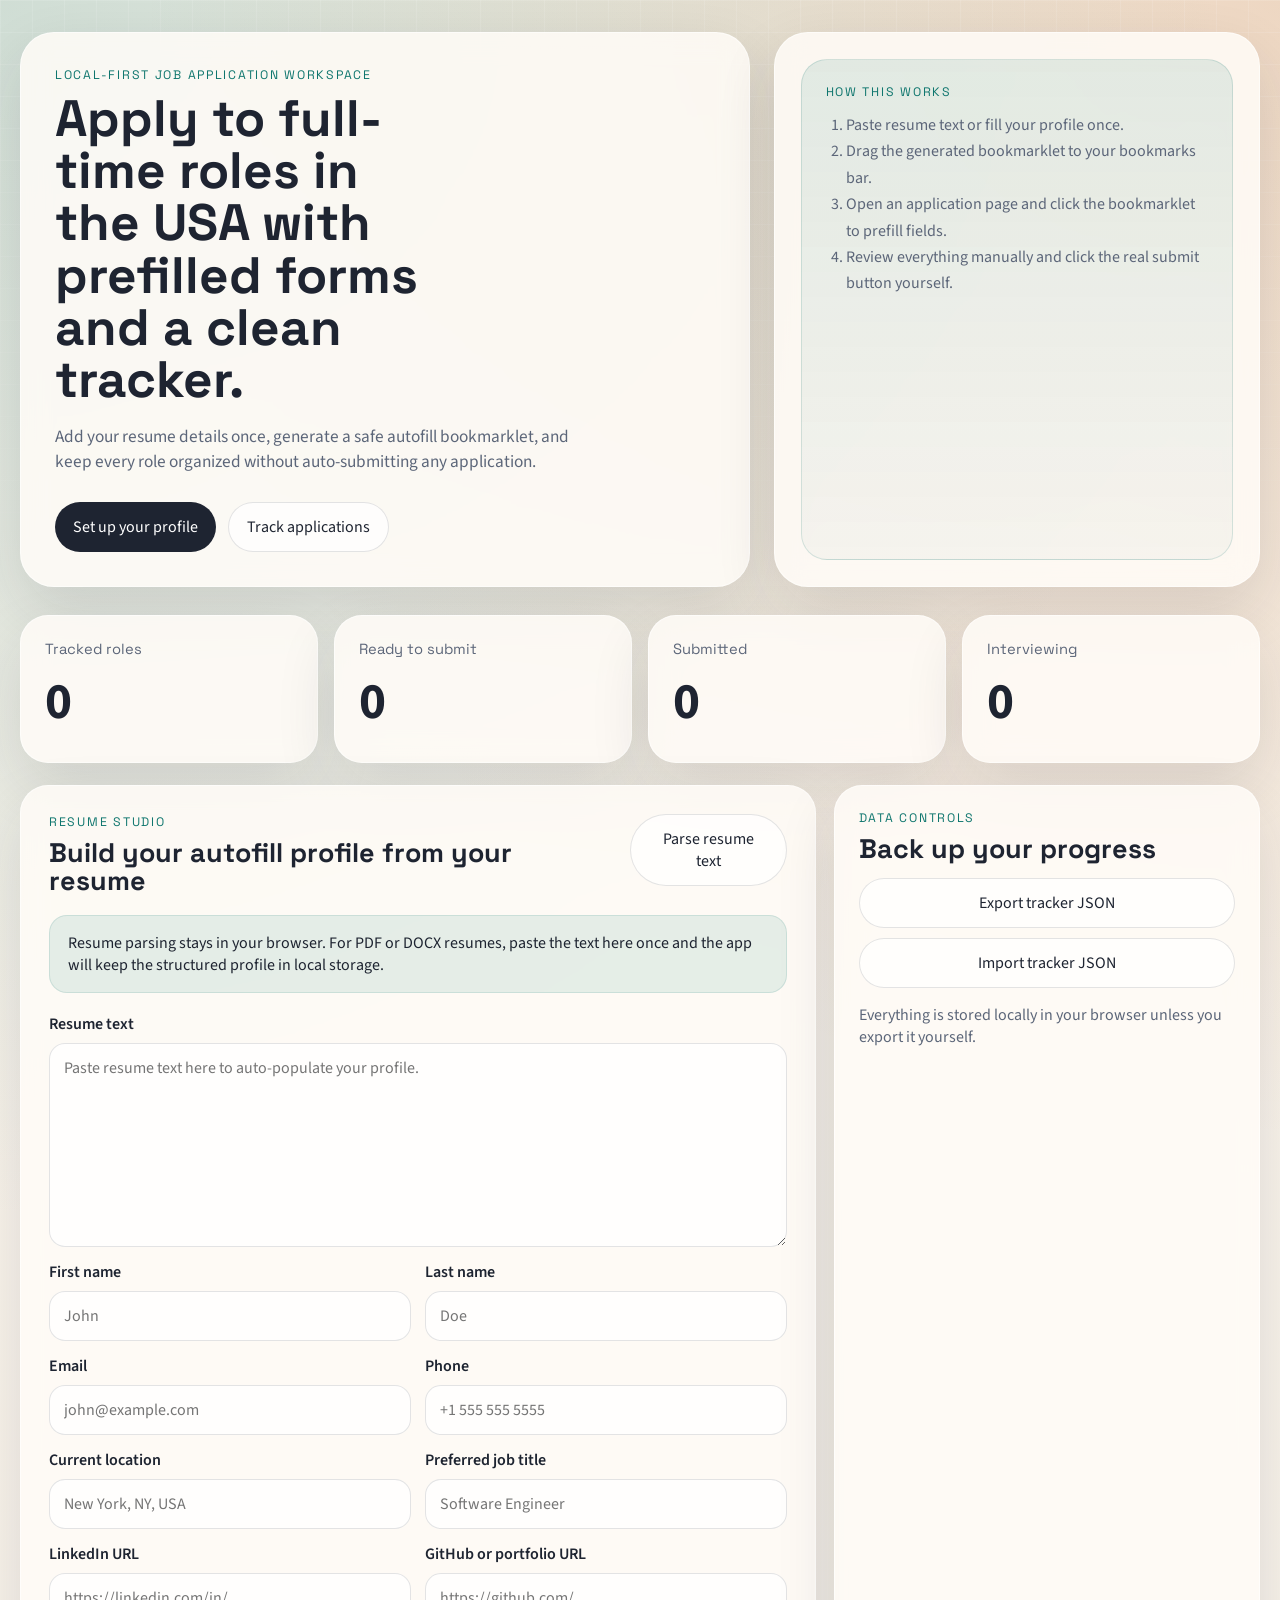
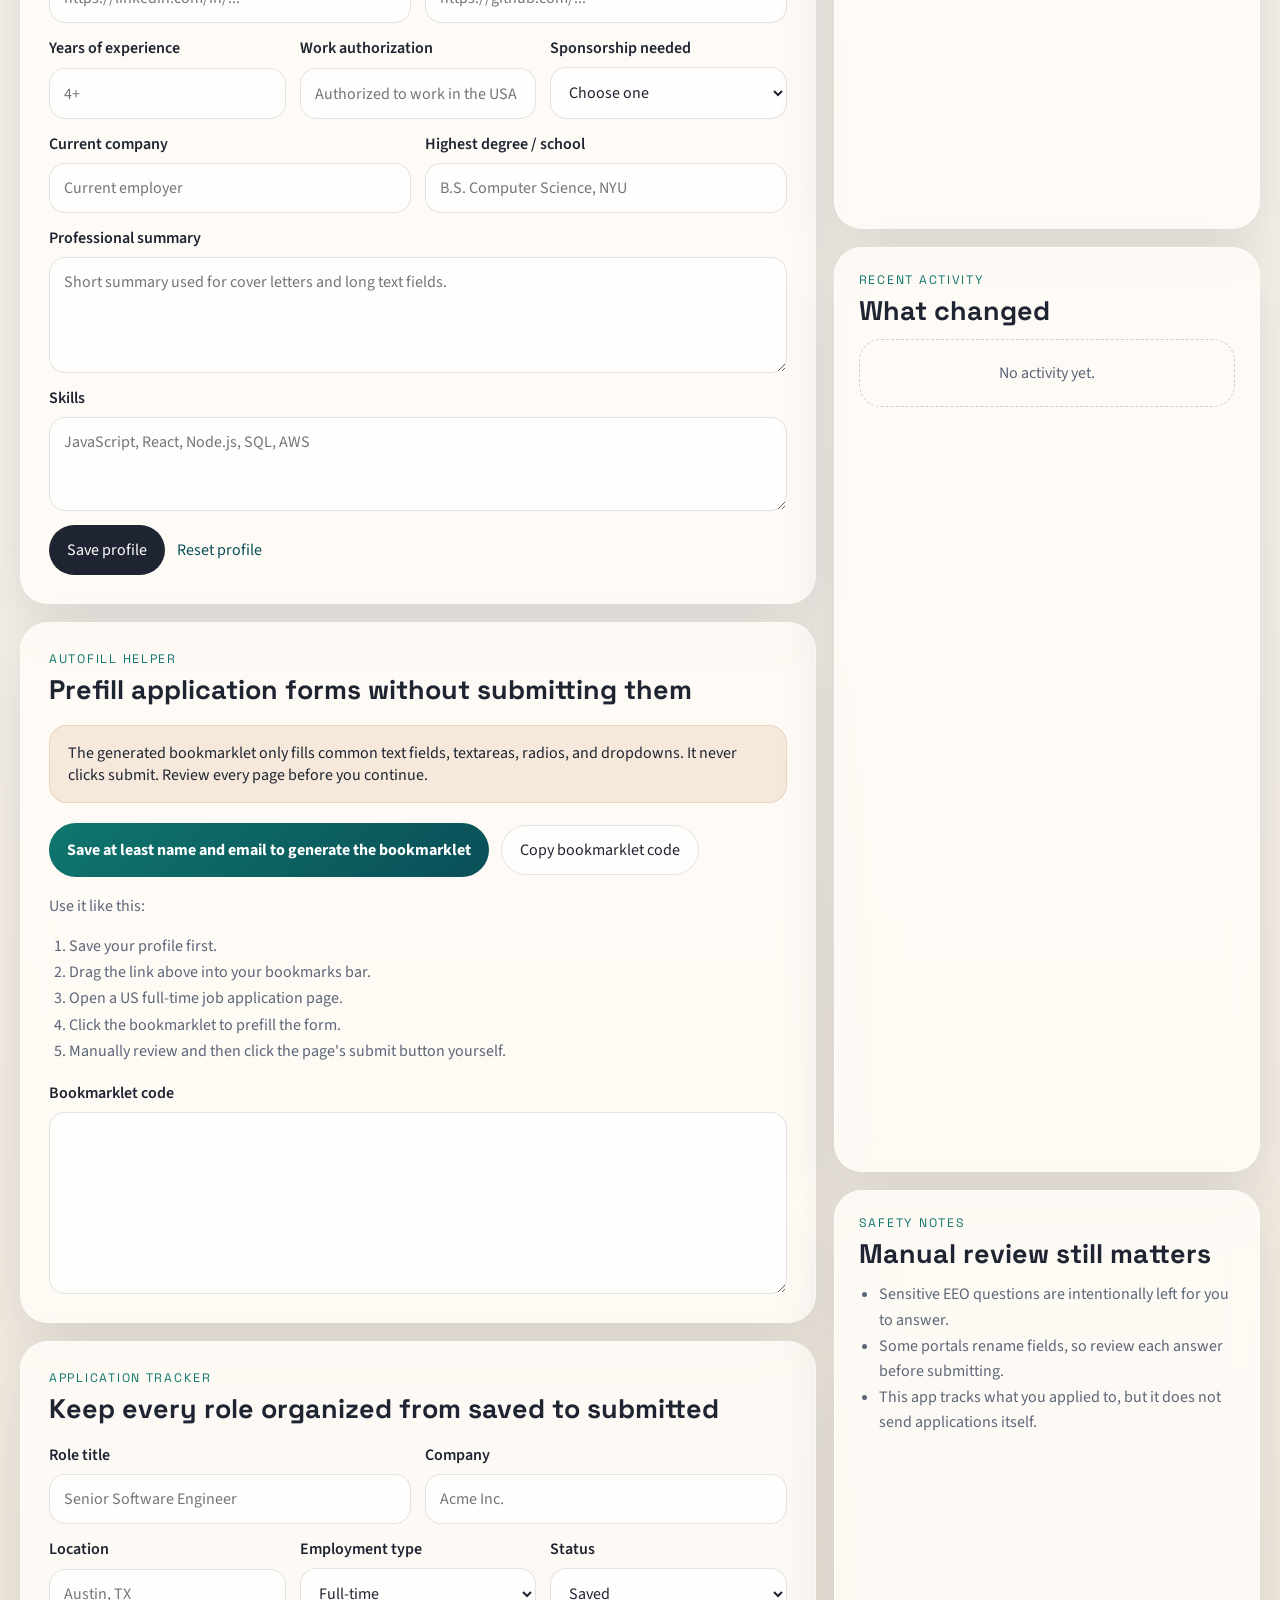
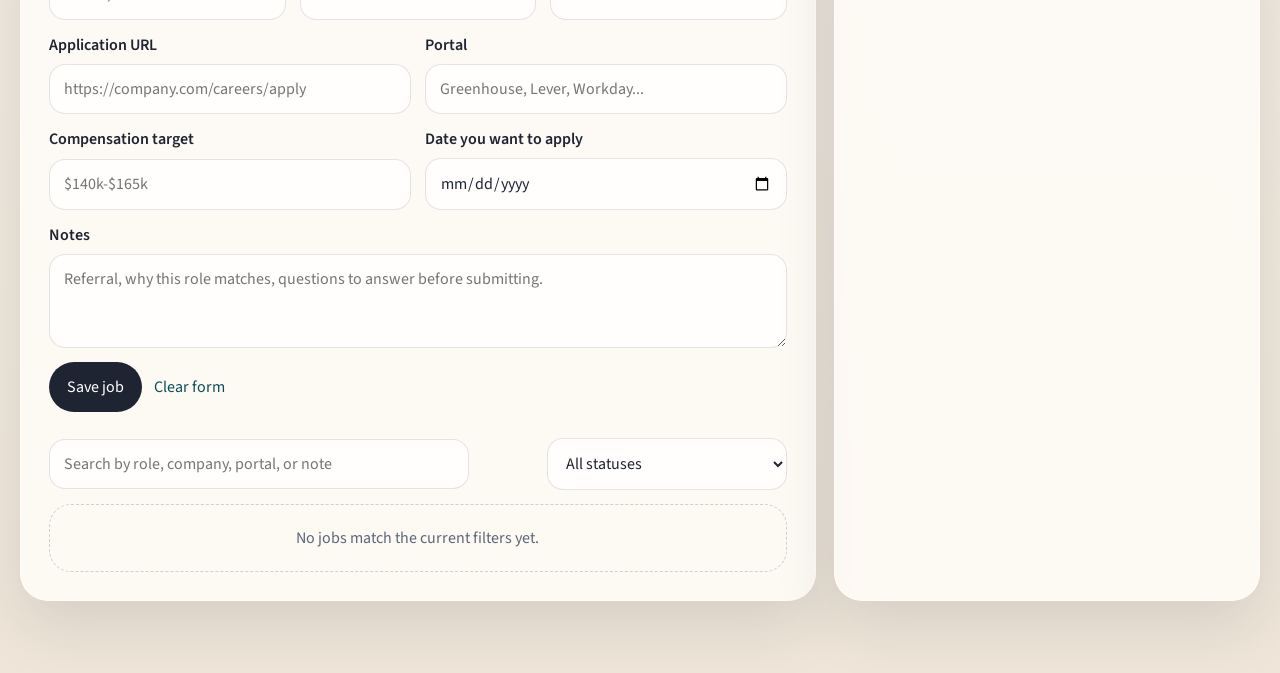
<file: index.html>
<!DOCTYPE html>
<html lang="en">
  <head>
    <meta charset="UTF-8" />
    <meta name="viewport" content="width=device-width, initial-scale=1.0" />
    <title>ApplyPilot</title>
    <link rel="preconnect" href="https://fonts.googleapis.com" />
    <link rel="preconnect" href="https://fonts.gstatic.com" crossorigin />
    <link
      href="https://fonts.googleapis.com/css2?family=Space+Grotesk:wght@400;500;700&family=Source+Sans+3:wght@400;600;700&display=swap"
      rel="stylesheet"
    />
    <link rel="stylesheet" href="./styles.css" />
  </head>
  <body>
    <div class="page-shell">
      <header class="hero">
        <div class="hero-copy">
          <p class="eyebrow">Local-first job application workspace</p>
          <h1>Apply to full-time roles in the USA with prefilled forms and a clean tracker.</h1>
          <p class="hero-text">
            Add your resume details once, generate a safe autofill bookmarklet, and keep every role
            organized without auto-submitting any application.
          </p>
          <div class="hero-actions">
            <a class="primary-link" href="#resume-section">Set up your profile</a>
            <a class="ghost-link" href="#tracker-section">Track applications</a>
          </div>
        </div>
        <aside class="hero-panel">
          <div class="panel-card">
            <p class="panel-label">How this works</p>
            <ol class="flow-list">
              <li>Paste resume text or fill your profile once.</li>
              <li>Drag the generated bookmarklet to your bookmarks bar.</li>
              <li>Open an application page and click the bookmarklet to prefill fields.</li>
              <li>Review everything manually and click the real submit button yourself.</li>
            </ol>
          </div>
        </aside>
      </header>

      <main>
        <section class="stats-grid" aria-label="Application metrics">
          <article class="stat-card">
            <p class="stat-label">Tracked roles</p>
            <p class="stat-value" id="total-jobs">0</p>
          </article>
          <article class="stat-card">
            <p class="stat-label">Ready to submit</p>
            <p class="stat-value" id="ready-jobs">0</p>
          </article>
          <article class="stat-card">
            <p class="stat-label">Submitted</p>
            <p class="stat-value" id="submitted-jobs">0</p>
          </article>
          <article class="stat-card">
            <p class="stat-label">Interviewing</p>
            <p class="stat-value" id="interview-jobs">0</p>
          </article>
        </section>

        <section class="content-grid">
          <div class="main-column">
            <section class="card" id="resume-section">
              <div class="section-heading">
                <div>
                  <p class="section-kicker">Resume studio</p>
                  <h2>Build your autofill profile from your resume</h2>
                </div>
                <button id="parse-resume-btn" class="secondary-button" type="button">
                  Parse resume text
                </button>
              </div>

              <div class="callout">
                Resume parsing stays in your browser. For PDF or DOCX resumes, paste the text here
                once and the app will keep the structured profile in local storage.
              </div>

              <div class="form-stack">
                <label class="field">
                  <span>Resume text</span>
                  <textarea
                    id="resume-text"
                    rows="8"
                    placeholder="Paste resume text here to auto-populate your profile."
                  ></textarea>
                </label>

                <div class="two-column">
                  <label class="field">
                    <span>First name</span>
                    <input id="first-name" type="text" placeholder="John" />
                  </label>
                  <label class="field">
                    <span>Last name</span>
                    <input id="last-name" type="text" placeholder="Doe" />
                  </label>
                </div>

                <div class="two-column">
                  <label class="field">
                    <span>Email</span>
                    <input id="email" type="email" placeholder="john@example.com" />
                  </label>
                  <label class="field">
                    <span>Phone</span>
                    <input id="phone" type="tel" placeholder="+1 555 555 5555" />
                  </label>
                </div>

                <div class="two-column">
                  <label class="field">
                    <span>Current location</span>
                    <input id="location" type="text" placeholder="New York, NY, USA" />
                  </label>
                  <label class="field">
                    <span>Preferred job title</span>
                    <input id="job-title" type="text" placeholder="Software Engineer" />
                  </label>
                </div>

                <div class="two-column">
                  <label class="field">
                    <span>LinkedIn URL</span>
                    <input id="linkedin" type="url" placeholder="https://linkedin.com/in/..." />
                  </label>
                  <label class="field">
                    <span>GitHub or portfolio URL</span>
                    <input id="portfolio" type="url" placeholder="https://github.com/..." />
                  </label>
                </div>

                <div class="three-column">
                  <label class="field">
                    <span>Years of experience</span>
                    <input id="years-experience" type="text" placeholder="4+" />
                  </label>
                  <label class="field">
                    <span>Work authorization</span>
                    <input id="work-authorization" type="text" placeholder="Authorized to work in the USA" />
                  </label>
                  <label class="field">
                    <span>Sponsorship needed</span>
                    <select id="sponsorship">
                      <option value="">Choose one</option>
                      <option value="No">No</option>
                      <option value="Yes">Yes</option>
                    </select>
                  </label>
                </div>

                <div class="two-column">
                  <label class="field">
                    <span>Current company</span>
                    <input id="current-company" type="text" placeholder="Current employer" />
                  </label>
                  <label class="field">
                    <span>Highest degree / school</span>
                    <input id="education" type="text" placeholder="B.S. Computer Science, NYU" />
                  </label>
                </div>

                <label class="field">
                  <span>Professional summary</span>
                  <textarea
                    id="summary"
                    rows="4"
                    placeholder="Short summary used for cover letters and long text fields."
                  ></textarea>
                </label>

                <label class="field">
                  <span>Skills</span>
                  <textarea
                    id="skills"
                    rows="3"
                    placeholder="JavaScript, React, Node.js, SQL, AWS"
                  ></textarea>
                </label>

                <div class="form-actions">
                  <button id="save-profile-btn" class="primary-button" type="button">
                    Save profile
                  </button>
                  <button id="reset-profile-btn" class="text-button" type="button">
                    Reset profile
                  </button>
                </div>
              </div>
            </section>

            <section class="card" id="autofill-section">
              <div class="section-heading">
                <div>
                  <p class="section-kicker">Autofill helper</p>
                  <h2>Prefill application forms without submitting them</h2>
                </div>
              </div>

              <div class="callout warm">
                The generated bookmarklet only fills common text fields, textareas, radios, and
                dropdowns. It never clicks submit. Review every page before you continue.
              </div>

              <div class="bookmarklet-box">
                <a id="bookmarklet-link" class="bookmarklet-link" href="#">
                  Drag this to your bookmarks bar
                </a>
                <button id="copy-bookmarklet-btn" class="secondary-button" type="button">
                  Copy bookmarklet code
                </button>
              </div>

              <div class="bookmarklet-steps">
                <p>Use it like this:</p>
                <ol class="flow-list compact">
                  <li>Save your profile first.</li>
                  <li>Drag the link above into your bookmarks bar.</li>
                  <li>Open a US full-time job application page.</li>
                  <li>Click the bookmarklet to prefill the form.</li>
                  <li>Manually review and then click the page's submit button yourself.</li>
                </ol>
              </div>

              <label class="field">
                <span>Bookmarklet code</span>
                <textarea id="bookmarklet-code" rows="7" readonly></textarea>
              </label>
            </section>

            <section class="card" id="tracker-section">
              <div class="section-heading">
                <div>
                  <p class="section-kicker">Application tracker</p>
                  <h2>Keep every role organized from saved to submitted</h2>
                </div>
              </div>

              <form id="job-form" class="form-stack">
                <input id="job-id" type="hidden" />

                <div class="two-column">
                  <label class="field">
                    <span>Role title</span>
                    <input id="job-title-input" type="text" placeholder="Senior Software Engineer" required />
                  </label>
                  <label class="field">
                    <span>Company</span>
                    <input id="job-company-input" type="text" placeholder="Acme Inc." required />
                  </label>
                </div>

                <div class="three-column">
                  <label class="field">
                    <span>Location</span>
                    <input id="job-location-input" type="text" placeholder="Austin, TX" />
                  </label>
                  <label class="field">
                    <span>Employment type</span>
                    <select id="job-type-input">
                      <option value="Full-time">Full-time</option>
                      <option value="Internship">Internship</option>
                      <option value="Contract">Contract</option>
                    </select>
                  </label>
                  <label class="field">
                    <span>Status</span>
                    <select id="job-status-input">
                      <option value="Saved">Saved</option>
                      <option value="Ready to submit">Ready to submit</option>
                      <option value="Submitted">Submitted</option>
                      <option value="Interviewing">Interviewing</option>
                      <option value="Offer">Offer</option>
                      <option value="Rejected">Rejected</option>
                    </select>
                  </label>
                </div>

                <div class="two-column">
                  <label class="field">
                    <span>Application URL</span>
                    <input id="job-url-input" type="url" placeholder="https://company.com/careers/apply" />
                  </label>
                  <label class="field">
                    <span>Portal</span>
                    <input id="job-portal-input" type="text" placeholder="Greenhouse, Lever, Workday..." />
                  </label>
                </div>

                <div class="two-column">
                  <label class="field">
                    <span>Compensation target</span>
                    <input id="job-comp-input" type="text" placeholder="$140k-$165k" />
                  </label>
                  <label class="field">
                    <span>Date you want to apply</span>
                    <input id="job-target-date-input" type="date" />
                  </label>
                </div>

                <label class="field">
                  <span>Notes</span>
                  <textarea
                    id="job-notes-input"
                    rows="3"
                    placeholder="Referral, why this role matches, questions to answer before submitting."
                  ></textarea>
                </label>

                <div class="form-actions">
                  <button class="primary-button" type="submit">Save job</button>
                  <button id="clear-job-form-btn" class="text-button" type="button">Clear form</button>
                </div>
              </form>

              <div class="toolbar">
                <label class="search-field">
                  <span class="sr-only">Search jobs</span>
                  <input id="job-search" type="search" placeholder="Search by role, company, portal, or note" />
                </label>
                <label class="filter-field">
                  <span class="sr-only">Filter jobs by status</span>
                  <select id="job-filter">
                    <option value="All">All statuses</option>
                    <option value="Saved">Saved</option>
                    <option value="Ready to submit">Ready to submit</option>
                    <option value="Submitted">Submitted</option>
                    <option value="Interviewing">Interviewing</option>
                    <option value="Offer">Offer</option>
                    <option value="Rejected">Rejected</option>
                  </select>
                </label>
              </div>

              <div id="job-list" class="job-list"></div>
            </section>
          </div>

          <aside class="side-column">
            <section class="card side-card">
              <div class="section-heading compact-heading">
                <div>
                  <p class="section-kicker">Data controls</p>
                  <h2>Back up your progress</h2>
                </div>
              </div>

              <div class="stacked-buttons">
                <button id="export-data-btn" class="secondary-button" type="button">Export tracker JSON</button>
                <label class="secondary-button upload-button" for="import-data-input">
                  Import tracker JSON
                </label>
                <input id="import-data-input" type="file" accept="application/json" hidden />
              </div>

              <p class="muted">
                Everything is stored locally in your browser unless you export it yourself.
              </p>
            </section>

            <section class="card side-card">
              <div class="section-heading compact-heading">
                <div>
                  <p class="section-kicker">Recent activity</p>
                  <h2>What changed</h2>
                </div>
              </div>
              <div id="activity-list" class="activity-list"></div>
            </section>

            <section class="card side-card">
              <div class="section-heading compact-heading">
                <div>
                  <p class="section-kicker">Safety notes</p>
                  <h2>Manual review still matters</h2>
                </div>
              </div>
              <ul class="safe-list">
                <li>Sensitive EEO questions are intentionally left for you to answer.</li>
                <li>Some portals rename fields, so review each answer before submitting.</li>
                <li>This app tracks what you applied to, but it does not send applications itself.</li>
              </ul>
            </section>
          </aside>
        </section>
      </main>
    </div>

    <template id="job-card-template">
      <article class="job-card">
        <div class="job-card-top">
          <div>
            <p class="job-title"></p>
            <p class="job-company"></p>
          </div>
          <span class="job-status"></span>
        </div>
        <div class="job-meta"></div>
        <p class="job-notes"></p>
        <div class="job-actions">
          <a class="inline-link job-link" target="_blank" rel="noreferrer">Open application</a>
          <button class="text-button edit-job-btn" type="button">Edit</button>
          <button class="text-button advance-job-btn" type="button">Advance status</button>
        </div>
      </article>
    </template>

    <script src="./app.js"></script>
  </body>
</html>
</file>
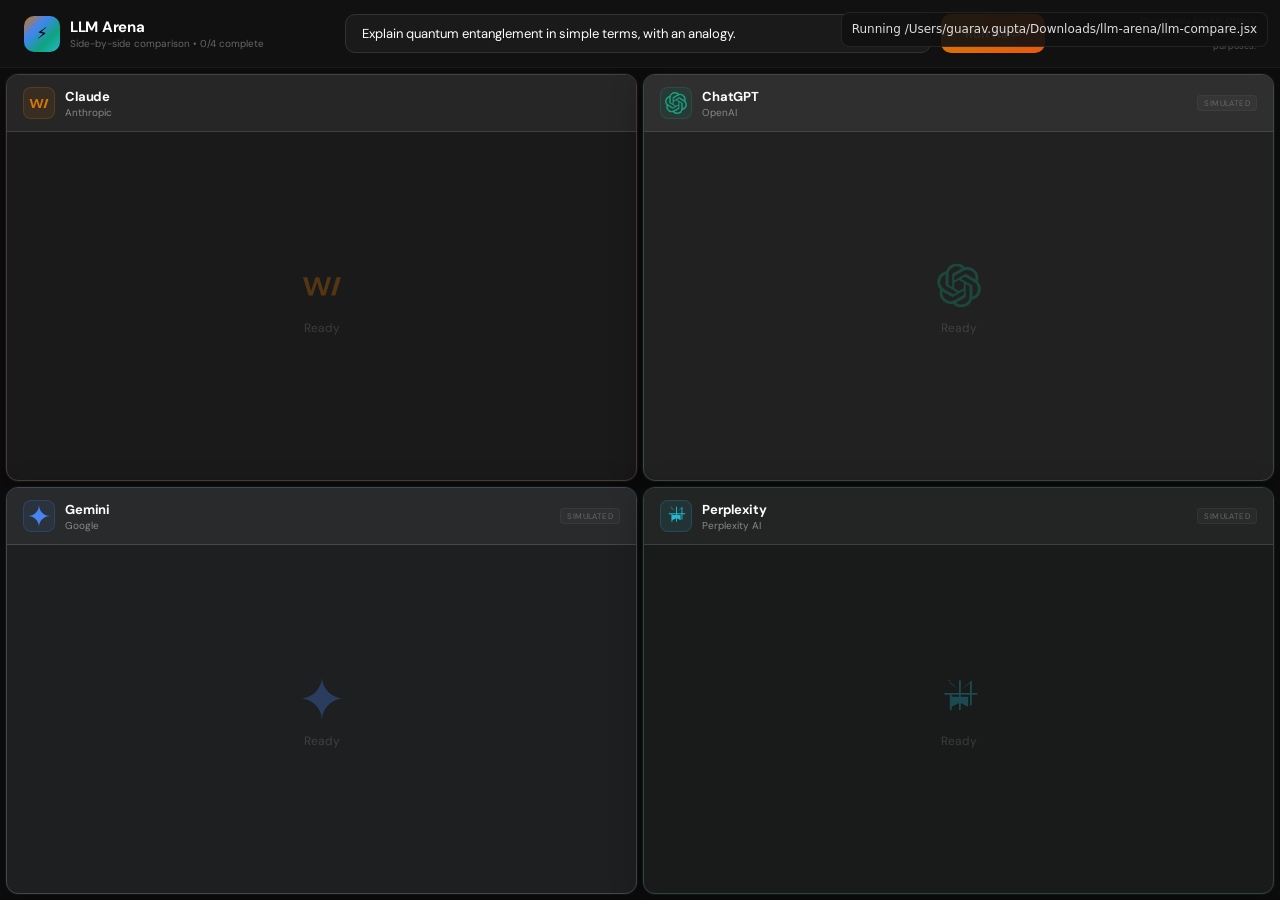
<file: llm-arena-runner/index.html>
<!doctype html>
<html lang="en">
  <head>
    <meta charset="UTF-8" />
    <meta name="viewport" content="width=device-width, initial-scale=1.0" />
    <title>LLM Arena Runner</title>
    <script src="./vendor/react.development.js"></script>
    <script src="./vendor/react-dom.development.js"></script>
    <script src="./vendor/babel.min.js"></script>
    <style>
      html, body, #root {
        height: 100%;
        margin: 0;
      }

      body {
        background: #0d0d0d;
      }

      #status {
        position: fixed;
        top: 12px;
        right: 12px;
        z-index: 10;
        padding: 8px 10px;
        border-radius: 8px;
        font: 12px/1.4 system-ui, sans-serif;
        color: #ddd;
        background: rgba(17, 17, 17, 0.9);
        border: 1px solid rgba(255, 255, 255, 0.08);
      }
    </style>
  </head>
  <body>
    <div id="status">Loading runner...</div>
    <div id="root"></div>
    <script>
      const statusEl = document.getElementById("status");

      async function mount() {
        try {
          const response = await fetch("./llm-compare.jsx");
          if (!response.ok) {
            throw new Error("Unable to load llm-compare.jsx");
          }

          let source = await response.text();
          source = source.replace(
            'import { useState, useRef, useEffect, useCallback } from "react";',
            "const { useState, useRef, useEffect, useCallback } = React;"
          );
          source = source.replace(
            "export default function LLMComparison() {",
            "function LLMComparison() {"
          );
          source += "\nwindow.LLMComparison = LLMComparison;";

          const compiled = Babel.transform(source, {
            presets: ["react"],
            sourceType: "script",
          }).code;

          new Function(compiled)();

          ReactDOM.createRoot(document.getElementById("root")).render(
            React.createElement(window.LLMComparison)
          );

          statusEl.textContent = "Running /Users/guarav.gupta/Downloads/llm-arena/llm-compare.jsx";
        } catch (error) {
          console.error(error);
          statusEl.textContent = "Failed to launch runner";
          const pre = document.createElement("pre");
          pre.textContent = String(error && error.stack ? error.stack : error);
          pre.style.cssText = [
            "color:#fff",
            "padding:24px",
            "font:12px/1.5 ui-monospace, SFMono-Regular, Menlo, monospace",
            "white-space:pre-wrap",
          ].join(";");
          document.body.appendChild(pre);
        }
      }

      mount();
    </script>
  </body>
</html>
</file>
<file: styles.css>
:root {
  --bg: #f5f0e8;
  --surface: rgba(255, 252, 247, 0.86);
  --surface-strong: #fffdf8;
  --ink: #1e2431;
  --muted: #5c6679;
  --accent: #0f766e;
  --accent-strong: #0a4f58;
  --accent-soft: rgba(15, 118, 110, 0.1);
  --warm: #b45309;
  --warm-soft: rgba(180, 83, 9, 0.1);
  --line: rgba(30, 36, 49, 0.12);
  --shadow: 0 24px 60px rgba(30, 36, 49, 0.12);
  --radius-lg: 28px;
  --radius-md: 18px;
  --radius-sm: 12px;
}

* {
  box-sizing: border-box;
}

html {
  scroll-behavior: smooth;
}

body {
  margin: 0;
  min-height: 100vh;
  font-family: "Source Sans 3", sans-serif;
  color: var(--ink);
  background:
    radial-gradient(circle at top left, rgba(15, 118, 110, 0.18), transparent 30%),
    radial-gradient(circle at top right, rgba(180, 83, 9, 0.18), transparent 28%),
    linear-gradient(180deg, #faf4eb 0%, var(--bg) 55%, #efe6d9 100%);
}

body::before {
  content: "";
  position: fixed;
  inset: 0;
  pointer-events: none;
  background-image:
    linear-gradient(rgba(255, 255, 255, 0.28) 1px, transparent 1px),
    linear-gradient(90deg, rgba(255, 255, 255, 0.28) 1px, transparent 1px);
  background-size: 32px 32px;
  mask-image: linear-gradient(180deg, rgba(0, 0, 0, 0.45), transparent 80%);
}

.page-shell {
  width: min(1240px, calc(100% - 32px));
  margin: 0 auto;
  padding: 32px 0 72px;
}

.hero {
  display: grid;
  grid-template-columns: 1.35fr 0.9fr;
  gap: 24px;
  align-items: stretch;
  margin-bottom: 28px;
}

.hero-copy,
.hero-panel,
.card,
.stat-card {
  backdrop-filter: blur(14px);
  background: var(--surface);
  border: 1px solid rgba(255, 255, 255, 0.55);
  box-shadow: var(--shadow);
}

.hero-copy {
  padding: 34px;
  border-radius: 34px;
}

.eyebrow,
.section-kicker,
.panel-label {
  margin: 0 0 10px;
  font-family: "Space Grotesk", sans-serif;
  text-transform: uppercase;
  letter-spacing: 0.14em;
  font-size: 0.77rem;
  color: var(--accent);
}

h1,
h2 {
  margin: 0;
  font-family: "Space Grotesk", sans-serif;
  line-height: 1.02;
}

h1 {
  font-size: clamp(2.4rem, 4vw, 4.6rem);
  max-width: 11ch;
}

h2 {
  font-size: clamp(1.45rem, 2.1vw, 2.2rem);
}

.hero-text,
.muted,
.job-meta,
.job-notes,
.activity-item time,
.safe-list,
.flow-list,
.bookmarklet-steps p {
  color: var(--muted);
}

.hero-text {
  margin: 18px 0 0;
  max-width: 60ch;
  font-size: 1.08rem;
}

.hero-actions {
  display: flex;
  flex-wrap: wrap;
  gap: 12px;
  margin-top: 28px;
}

.hero-panel {
  border-radius: 34px;
  padding: 26px;
  display: flex;
}

.panel-card {
  background: linear-gradient(180deg, rgba(15, 118, 110, 0.11), rgba(10, 79, 88, 0.03));
  border: 1px solid rgba(15, 118, 110, 0.15);
  border-radius: 26px;
  padding: 24px;
  width: 100%;
}

.primary-link,
.ghost-link,
.primary-button,
.secondary-button,
.text-button,
.bookmarklet-link,
.inline-link,
.upload-button {
  appearance: none;
  border: 0;
  border-radius: 999px;
  cursor: pointer;
  font: inherit;
  text-decoration: none;
  transition: transform 0.2s ease, opacity 0.2s ease, background-color 0.2s ease;
}

.primary-link,
.primary-button {
  background: var(--ink);
  color: white;
  padding: 14px 18px;
}

.ghost-link,
.secondary-button,
.upload-button {
  background: rgba(255, 255, 255, 0.7);
  color: var(--ink);
  padding: 13px 18px;
  border: 1px solid var(--line);
}

.text-button {
  background: transparent;
  color: var(--accent-strong);
  padding: 0;
}

.primary-link:hover,
.ghost-link:hover,
.primary-button:hover,
.secondary-button:hover,
.text-button:hover,
.bookmarklet-link:hover,
.inline-link:hover,
.upload-button:hover {
  transform: translateY(-1px);
}

.stats-grid {
  display: grid;
  grid-template-columns: repeat(4, minmax(0, 1fr));
  gap: 16px;
  margin-bottom: 22px;
}

.stat-card {
  border-radius: var(--radius-lg);
  padding: 24px;
}

.stat-label {
  margin: 0 0 8px;
  font-family: "Space Grotesk", sans-serif;
  color: var(--muted);
  font-size: 0.92rem;
}

.stat-value {
  margin: 0;
  font-size: clamp(2rem, 4vw, 3.4rem);
  font-weight: 700;
}

.content-grid {
  display: grid;
  grid-template-columns: minmax(0, 1.4fr) minmax(300px, 0.75fr);
  gap: 18px;
}

.main-column,
.side-column {
  display: grid;
  gap: 18px;
}

.card {
  border-radius: var(--radius-lg);
  padding: 28px;
}

.side-card {
  padding: 24px;
}

.section-heading {
  display: flex;
  justify-content: space-between;
  gap: 16px;
  align-items: start;
  margin-bottom: 20px;
}

.compact-heading {
  margin-bottom: 14px;
}

.callout {
  border-radius: 18px;
  padding: 16px 18px;
  background: var(--accent-soft);
  border: 1px solid rgba(15, 118, 110, 0.12);
  margin-bottom: 20px;
}

.callout.warm {
  background: var(--warm-soft);
  border-color: rgba(180, 83, 9, 0.14);
}

.form-stack {
  display: grid;
  gap: 14px;
}

.two-column,
.three-column {
  display: grid;
  gap: 14px;
}

.two-column {
  grid-template-columns: repeat(2, minmax(0, 1fr));
}

.three-column {
  grid-template-columns: repeat(3, minmax(0, 1fr));
}

.field {
  display: grid;
  gap: 8px;
}

.field span {
  font-weight: 600;
}

input,
select,
textarea {
  width: 100%;
  border-radius: 16px;
  border: 1px solid var(--line);
  padding: 13px 14px;
  font: inherit;
  color: var(--ink);
  background: rgba(255, 255, 255, 0.82);
  resize: vertical;
}

input:focus,
select:focus,
textarea:focus {
  outline: 2px solid rgba(15, 118, 110, 0.22);
  border-color: rgba(15, 118, 110, 0.35);
}

.form-actions,
.toolbar,
.bookmarklet-box,
.job-card-top,
.job-actions {
  display: flex;
  flex-wrap: wrap;
  gap: 12px;
  align-items: center;
}

.bookmarklet-box {
  margin-bottom: 18px;
}

.bookmarklet-link {
  background: linear-gradient(135deg, var(--accent) 0%, var(--accent-strong) 100%);
  color: white;
  padding: 16px 18px;
  font-weight: 700;
}

.bookmarklet-steps {
  margin-bottom: 18px;
}

.flow-list {
  margin: 12px 0 0;
  padding-left: 20px;
  line-height: 1.65;
}

.flow-list.compact {
  margin-top: 8px;
}

.toolbar {
  justify-content: space-between;
  margin: 26px 0 14px;
}

.search-field,
.filter-field {
  width: 100%;
}

.search-field {
  max-width: 420px;
}

.filter-field {
  max-width: 240px;
}

.job-list {
  display: grid;
  gap: 12px;
}

.job-card {
  background: var(--surface-strong);
  border: 1px solid rgba(30, 36, 49, 0.08);
  border-radius: 22px;
  padding: 20px;
}

.job-title,
.job-company {
  margin: 0;
}

.job-title {
  font-family: "Space Grotesk", sans-serif;
  font-size: 1.2rem;
}

.job-company {
  color: var(--muted);
  margin-top: 4px;
}

.job-status {
  display: inline-flex;
  align-items: center;
  justify-content: center;
  padding: 8px 12px;
  border-radius: 999px;
  background: rgba(15, 118, 110, 0.1);
  color: var(--accent-strong);
  font-weight: 700;
}

.job-meta {
  margin-top: 14px;
}

.job-notes {
  margin: 10px 0 14px;
  line-height: 1.5;
}

.inline-link {
  color: var(--accent-strong);
}

.stacked-buttons {
  display: grid;
  gap: 10px;
}

.upload-button {
  text-align: center;
}

.activity-list {
  display: grid;
  gap: 12px;
}

.activity-item {
  border-left: 3px solid rgba(15, 118, 110, 0.22);
  padding-left: 14px;
}

.activity-item p,
.activity-item time {
  margin: 0;
}

.activity-item p {
  line-height: 1.45;
}

.activity-item time {
  display: inline-block;
  margin-top: 5px;
  font-size: 0.92rem;
}

.safe-list {
  margin: 0;
  padding-left: 20px;
  line-height: 1.6;
}

.empty-state {
  padding: 22px;
  border-radius: 22px;
  border: 1px dashed rgba(30, 36, 49, 0.2);
  color: var(--muted);
  text-align: center;
}

.sr-only {
  position: absolute;
  width: 1px;
  height: 1px;
  padding: 0;
  margin: -1px;
  overflow: hidden;
  clip: rect(0, 0, 0, 0);
  white-space: nowrap;
  border: 0;
}

@media (max-width: 1080px) {
  .hero,
  .content-grid {
    grid-template-columns: 1fr;
  }
}

@media (max-width: 760px) {
  .page-shell {
    width: min(100% - 20px, 1240px);
    padding-top: 20px;
  }

  .hero-copy,
  .hero-panel,
  .card,
  .stat-card {
    border-radius: 24px;
  }

  .stats-grid,
  .two-column,
  .three-column {
    grid-template-columns: 1fr;
  }

  .toolbar,
  .section-heading {
    align-items: stretch;
  }

  .search-field,
  .filter-field {
    max-width: none;
  }
}
</file>
